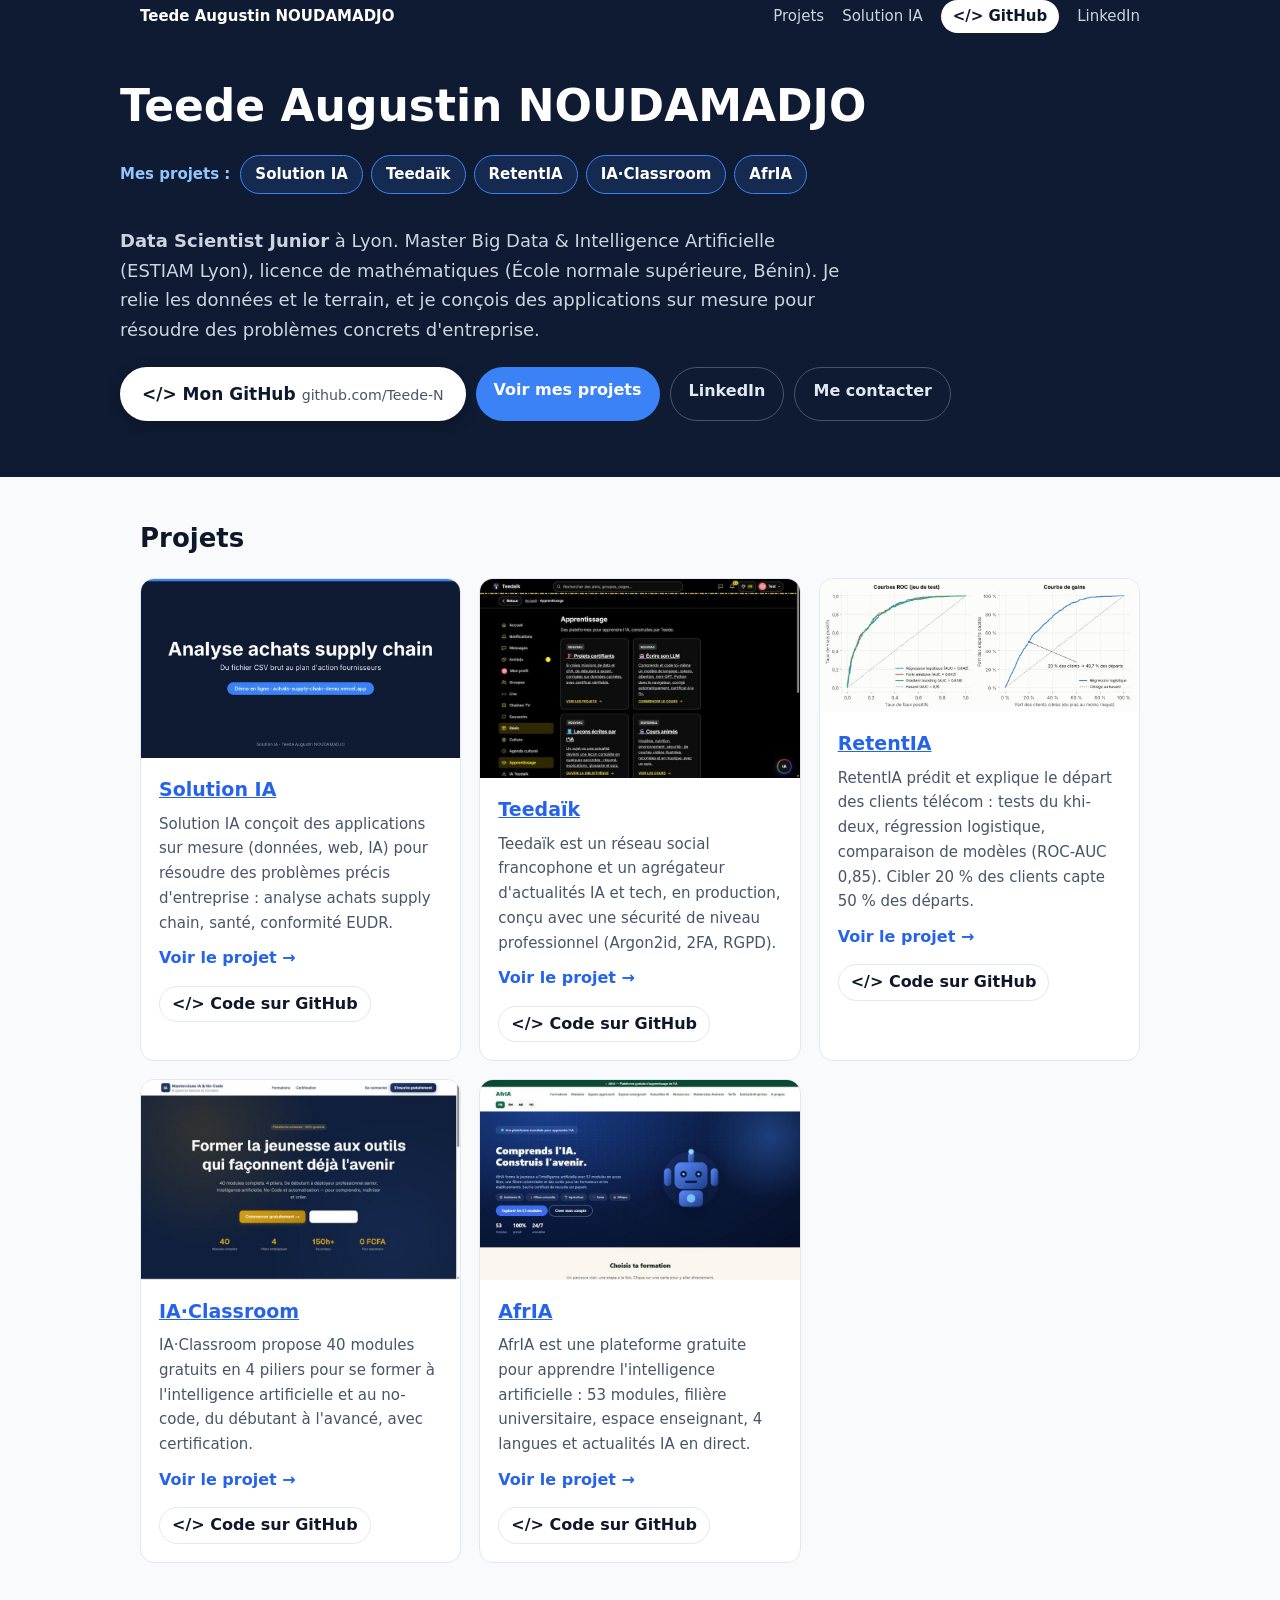
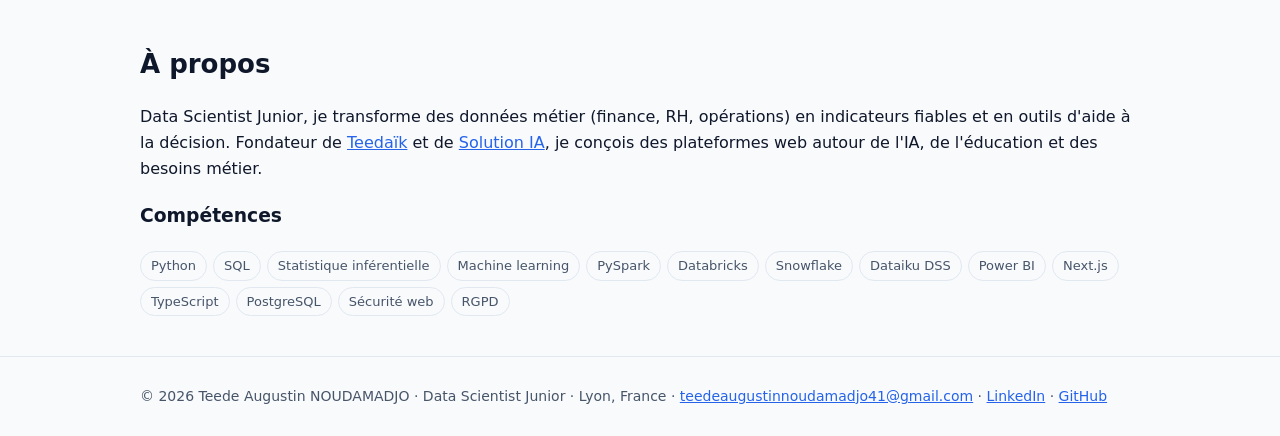
<file: index.html>
<!doctype html>
<html lang="fr">
<head>
<meta charset="utf-8">
<meta name="viewport" content="width=device-width, initial-scale=1">
<title>Teede Augustin NOUDAMADJO | Solution IA, Teedaïk, RetentIA, AfrIA, IA·Classroom</title>
<meta name="description" content="Portfolio de Teede Augustin NOUDAMADJO, Data Scientist Junior à Lyon : data science, statistique, IA et applications sur mesure. Projets : Solution IA, Teedaïk, RetentIA, IA·Classroom, AfrIA.">
<meta name="keywords" content="Teede Augustin NOUDAMADJO, data scientist junior, data science Lyon, intelligence artificielle, portfolio">
<meta name="author" content="Teede Augustin NOUDAMADJO">
<meta name="robots" content="index, follow, max-image-preview:large">
<!--GSC-->
<link rel="canonical" href="https://teede-n.github.io/">
<link rel="icon" href="favicon.svg" type="image/svg+xml">
<meta property="og:type" content="profile">
<meta property="og:locale" content="fr_FR">
<meta property="og:site_name" content="Teede Augustin NOUDAMADJO">
<meta property="og:title" content="Teede Augustin NOUDAMADJO | Solution IA, Teedaïk, RetentIA, AfrIA, IA·Classroom">
<meta property="og:description" content="Portfolio de Teede Augustin NOUDAMADJO, Data Scientist Junior à Lyon : data science, statistique, IA et applications sur mesure. Projets : Solution IA, Teedaïk, RetentIA, IA·Classroom, AfrIA.">
<meta property="og:url" content="https://teede-n.github.io/">
<meta property="og:image" content="https://teede-n.github.io/assets/img/og-home.png">
<meta property="og:image:width" content="1200">
<meta property="og:image:height" content="630">
<meta name="twitter:card" content="summary_large_image">
<meta name="twitter:title" content="Teede Augustin NOUDAMADJO | Solution IA, Teedaïk, RetentIA, AfrIA, IA·Classroom">
<meta name="twitter:description" content="Portfolio de Teede Augustin NOUDAMADJO, Data Scientist Junior à Lyon : data science, statistique, IA et applications sur mesure. Projets : Solution IA, Teedaïk, RetentIA, IA·Classroom, AfrIA.">
<meta name="twitter:image" content="https://teede-n.github.io/assets/img/og-home.png">
<link rel="stylesheet" href="assets/style.css">
<script type="application/ld+json">{"@context": "https://schema.org", "@type": "Person", "@id": "https://teede-n.github.io/#person", "name": "Teede Augustin NOUDAMADJO", "alternateName": ["Teede NOUDAMADJO", "Teede-N"], "jobTitle": "Data Scientist Junior", "url": "https://teede-n.github.io/", "image": "https://teede-n.github.io/assets/img/og-home.png", "email": "mailto:teedeaugustinnoudamadjo41@gmail.com", "address": {"@type": "PostalAddress", "addressLocality": "Lyon", "addressCountry": "FR"}, "alumniOf": [{"@type": "CollegeOrUniversity", "name": "École normale supérieure (Bénin)"}, {"@type": "CollegeOrUniversity", "name": "ESTIAM Lyon"}], "founder": [{"@type": "Organization", "name": "Teedaïk", "url": "https://teedaik.com"}, {"@type": "Organization", "name": "Solution IA", "url": "https://teede-n.github.io/solution-ia/"}], "knowsAbout": ["Data science", "Statistique", "Machine learning", "Intelligence artificielle", "Python", "SQL", "Next.js", "Sécurité des applications web", "RGPD"], "sameAs": ["https://www.linkedin.com/in/teede-noudamadjo", "https://github.com/Teede-N", "https://teedaik.com"]}</script><script type="application/ld+json">{"@context": "https://schema.org", "@type": "WebSite", "name": "Teede Augustin NOUDAMADJO", "url": "https://teede-n.github.io/", "inLanguage": "fr-FR", "author": {"@id": "https://teede-n.github.io/#person"}}</script>
</head>
<body>
<header class="top"><nav class="wrap"><a class="brand" href="./">Teede Augustin NOUDAMADJO</a><a href="./#projets">Projets</a><a href="./solution-ia/">Solution IA</a><a class="navgh" href="https://github.com/Teede-N">&lt;/&gt; GitHub</a><a href="https://www.linkedin.com/in/teede-noudamadjo">LinkedIn</a></nav><section class="hero wrap"><h1>Teede Augustin NOUDAMADJO</h1><nav class="chips" aria-label="Mes projets"><span>Mes projets :</span><a href="solution-ia/">Solution IA</a><a href="teedaik/">Teedaïk</a><a href="retentia/">RetentIA</a><a href="ia-classroom/">IA·Classroom</a><a href="afria/">AfrIA</a></nav><p><strong>Data Scientist Junior</strong> à Lyon. Master Big Data &amp; Intelligence Artificielle (ESTIAM Lyon), licence de mathématiques (École normale supérieure, Bénin). Je relie les données et le terrain, et je conçois des applications sur mesure pour résoudre des problèmes concrets d'entreprise.</p><div class="btns"><a class="btn gh" href="https://github.com/Teede-N">&lt;/&gt; Mon GitHub<small>github.com/Teede-N</small></a><a class="btn" href="#projets">Voir mes projets</a><a class="btn alt" href="https://www.linkedin.com/in/teede-noudamadjo">LinkedIn</a><a class="btn alt" href="mailto:teedeaugustinnoudamadjo41@gmail.com">Me contacter</a></div></section></header>
<main class="wrap"><section id="projets"><h2>Projets</h2><div class="grid"><article class="card"><a href="solution-ia/"><img src="assets/img/solution-ia.jpg" alt="Solution IA : aperçu" width="960" height="600" loading="lazy"></a><div class="body"><h3><a href="solution-ia/">Solution IA</a></h3><p>Solution IA conçoit des applications sur mesure (données, web, IA) pour résoudre des problèmes précis d&#x27;entreprise : analyse achats supply chain, santé, conformité EUDR.</p><div class="links"><a class="more" href="solution-ia/">Voir le projet →</a><a class="ghlink" href="https://github.com/Teede-N/solution-ia">&lt;/&gt; Code sur GitHub</a></div></div></article><article class="card"><a href="teedaik/"><img src="assets/img/teedaik.jpg" alt="Teedaïk : aperçu" width="960" height="600" loading="lazy"></a><div class="body"><h3><a href="teedaik/">Teedaïk</a></h3><p>Teedaïk est un réseau social francophone et un agrégateur d&#x27;actualités IA et tech, en production, conçu avec une sécurité de niveau professionnel (Argon2id, 2FA, RGPD).</p><div class="links"><a class="more" href="teedaik/">Voir le projet →</a><a class="ghlink" href="https://github.com/Teede-N/teedaik-showcase">&lt;/&gt; Code sur GitHub</a></div></div></article><article class="card"><a href="retentia/"><img src="assets/img/retentia.jpg" alt="RetentIA : aperçu" width="960" height="600" loading="lazy"></a><div class="body"><h3><a href="retentia/">RetentIA</a></h3><p>RetentIA prédit et explique le départ des clients télécom : tests du khi-deux, régression logistique, comparaison de modèles (ROC-AUC 0,85). Cibler 20 % des clients capte 50 % des départs.</p><div class="links"><a class="more" href="retentia/">Voir le projet →</a><a class="ghlink" href="https://github.com/Teede-N/retentia-churn-dataiku">&lt;/&gt; Code sur GitHub</a></div></div></article><article class="card"><a href="ia-classroom/"><img src="assets/img/ia-classroom.jpg" alt="IA·Classroom : aperçu" width="960" height="600" loading="lazy"></a><div class="body"><h3><a href="ia-classroom/">IA·Classroom</a></h3><p>IA·Classroom propose 40 modules gratuits en 4 piliers pour se former à l&#x27;intelligence artificielle et au no-code, du débutant à l&#x27;avancé, avec certification.</p><div class="links"><a class="more" href="ia-classroom/">Voir le projet →</a><a class="ghlink" href="https://github.com/Teede-N/ia-classroom">&lt;/&gt; Code sur GitHub</a></div></div></article><article class="card"><a href="afria/"><img src="assets/img/afria.jpg" alt="AfrIA : aperçu" width="960" height="600" loading="lazy"></a><div class="body"><h3><a href="afria/">AfrIA</a></h3><p>AfrIA est une plateforme gratuite pour apprendre l&#x27;intelligence artificielle : 53 modules, filière universitaire, espace enseignant, 4 langues et actualités IA en direct.</p><div class="links"><a class="more" href="afria/">Voir le projet →</a><a class="ghlink" href="https://github.com/Teede-N/afrique-ia">&lt;/&gt; Code sur GitHub</a></div></div></article></div></section>
<section id="apropos"><h2>À propos</h2><p>Data Scientist Junior, je transforme des données métier (finance, RH, opérations) en indicateurs fiables et en outils d'aide à la décision. Fondateur de <a href="https://teedaik.com">Teedaïk</a> et de <a href="solution-ia/">Solution IA</a>, je conçois des plateformes web autour de l'IA, de l'éducation et des besoins métier.</p>
<h3>Compétences</h3><ul class="tags"><li>Python</li><li>SQL</li><li>Statistique inférentielle</li><li>Machine learning</li><li>PySpark</li><li>Databricks</li><li>Snowflake</li><li>Dataiku DSS</li><li>Power BI</li><li>Next.js</li><li>TypeScript</li><li>PostgreSQL</li><li>Sécurité web</li><li>RGPD</li></ul></section></main>
<footer><div class="wrap">© 2026 Teede Augustin NOUDAMADJO · Data Scientist Junior · Lyon, France · <a href="mailto:teedeaugustinnoudamadjo41@gmail.com">teedeaugustinnoudamadjo41@gmail.com</a> · <a href="https://www.linkedin.com/in/teede-noudamadjo">LinkedIn</a> · <a href="https://github.com/Teede-N">GitHub</a></div></footer>
</body>
</html>
</file>
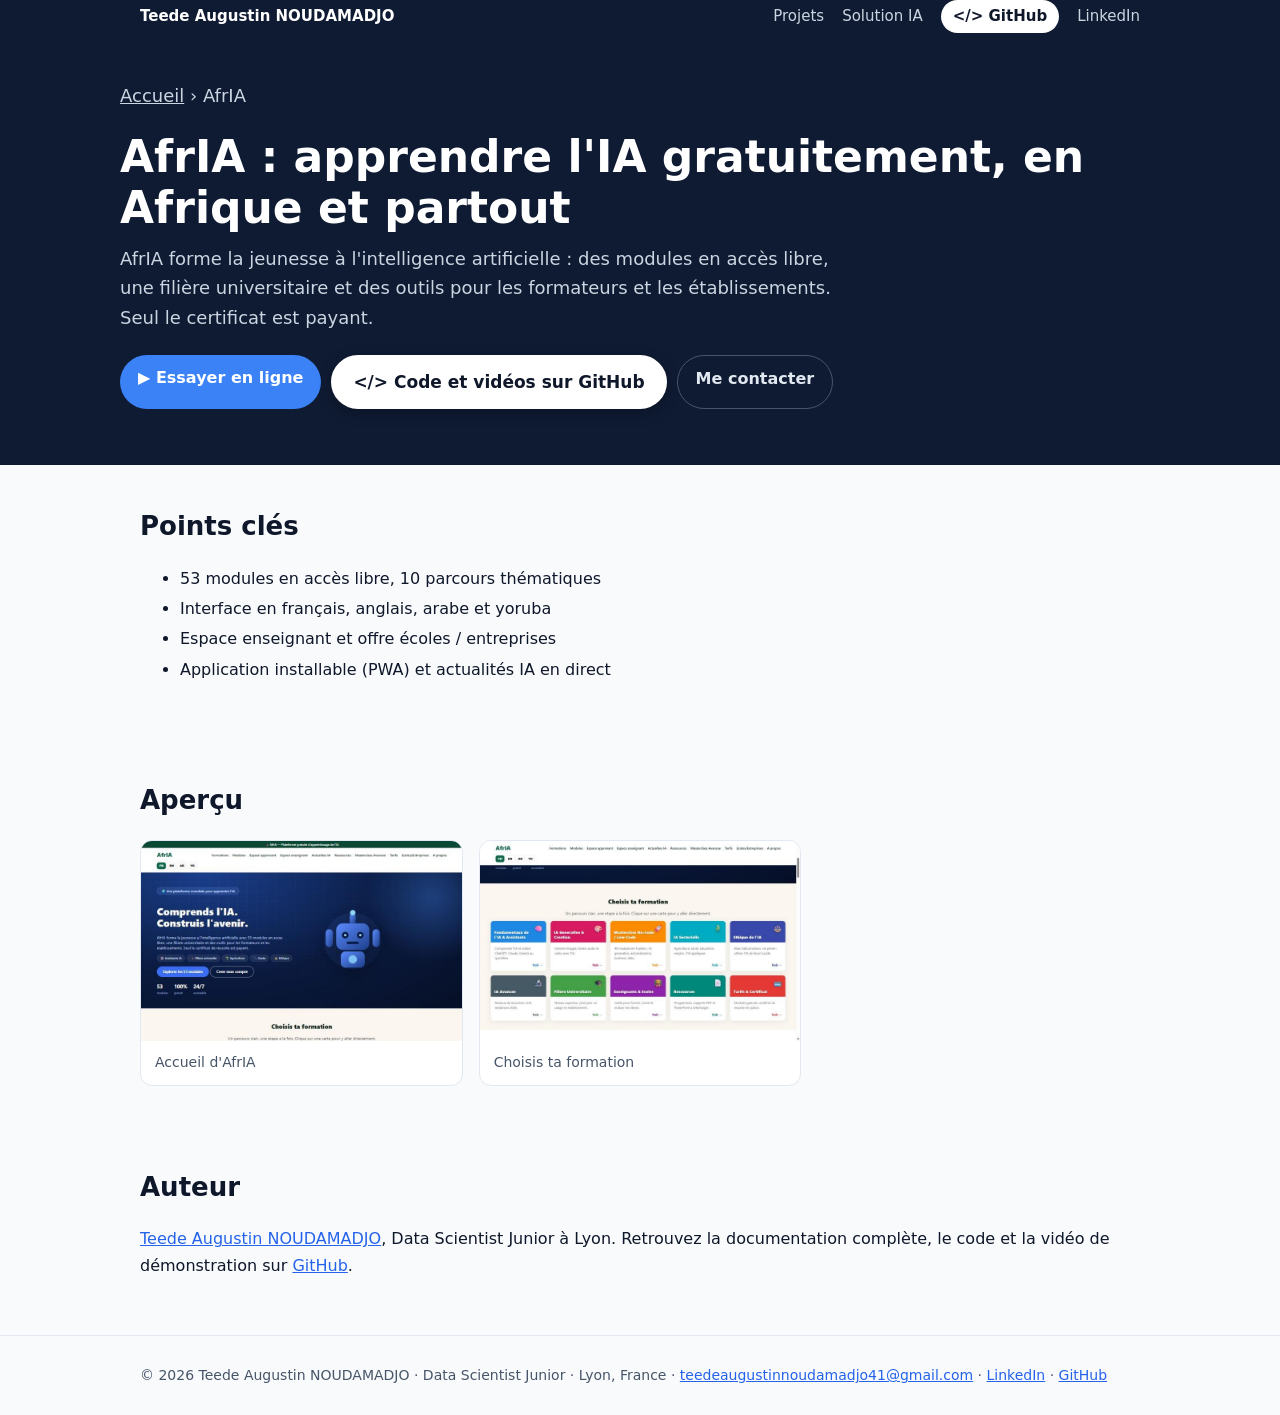
<file: afria/index.html>
<!doctype html>
<html lang="fr">
<head>
<meta charset="utf-8">
<meta name="viewport" content="width=device-width, initial-scale=1">
<title>AfrIA : apprendre l&#x27;IA gratuitement, en Afrique et partout | Teede Augustin NOUDAMADJO</title>
<meta name="description" content="AfrIA est une plateforme gratuite pour apprendre l&#x27;intelligence artificielle : 53 modules, filière universitaire, espace enseignant, 4 langues et actualités IA en direct.">
<meta name="keywords" content="apprendre l&#x27;IA en Afrique, formation IA gratuite, plateforme éducative, Teede Augustin NOUDAMADJO">
<meta name="author" content="Teede Augustin NOUDAMADJO">
<meta name="robots" content="index, follow, max-image-preview:large">
<!--GSC-->
<link rel="canonical" href="https://teede-n.github.io/afria/">
<link rel="icon" href="../favicon.svg" type="image/svg+xml">
<meta property="og:type" content="website">
<meta property="og:locale" content="fr_FR">
<meta property="og:site_name" content="Teede Augustin NOUDAMADJO">
<meta property="og:title" content="AfrIA : apprendre l&#x27;IA gratuitement, en Afrique et partout | Teede Augustin NOUDAMADJO">
<meta property="og:description" content="AfrIA est une plateforme gratuite pour apprendre l&#x27;intelligence artificielle : 53 modules, filière universitaire, espace enseignant, 4 langues et actualités IA en direct.">
<meta property="og:url" content="https://teede-n.github.io/afria/">
<meta property="og:image" content="https://teede-n.github.io/assets/img/og-afria.png">
<meta property="og:image:width" content="1200">
<meta property="og:image:height" content="630">
<meta name="twitter:card" content="summary_large_image">
<meta name="twitter:title" content="AfrIA : apprendre l&#x27;IA gratuitement, en Afrique et partout | Teede Augustin NOUDAMADJO">
<meta name="twitter:description" content="AfrIA est une plateforme gratuite pour apprendre l&#x27;intelligence artificielle : 53 modules, filière universitaire, espace enseignant, 4 langues et actualités IA en direct.">
<meta name="twitter:image" content="https://teede-n.github.io/assets/img/og-afria.png">
<link rel="stylesheet" href="../assets/style.css">
<script type="application/ld+json">{"@context": "https://schema.org", "@type": "CreativeWork", "name": "AfrIA", "description": "AfrIA est une plateforme gratuite pour apprendre l'intelligence artificielle : 53 modules, filière universitaire, espace enseignant, 4 langues et actualités IA en direct.", "url": "https://teede-n.github.io/afria/", "image": "https://teede-n.github.io/assets/img/afria.jpg", "inLanguage": "fr-FR", "author": {"@id": "https://teede-n.github.io/#person"}, "sameAs": ["https://github.com/Teede-N/afrique-ia", "https://afria-plateforme.vercel.app"]}</script><script type="application/ld+json">{"@context": "https://schema.org", "@type": "BreadcrumbList", "itemListElement": [{"@type": "ListItem", "position": 1, "name": "Accueil", "item": "https://teede-n.github.io/"}, {"@type": "ListItem", "position": 2, "name": "AfrIA", "item": "https://teede-n.github.io/afria/"}]}</script><script type="application/ld+json">{"@context": "https://schema.org", "@type": "Person", "@id": "https://teede-n.github.io/#person", "name": "Teede Augustin NOUDAMADJO", "alternateName": ["Teede NOUDAMADJO", "Teede-N"], "jobTitle": "Data Scientist Junior", "url": "https://teede-n.github.io/", "image": "https://teede-n.github.io/assets/img/og-home.png", "email": "mailto:teedeaugustinnoudamadjo41@gmail.com", "address": {"@type": "PostalAddress", "addressLocality": "Lyon", "addressCountry": "FR"}, "alumniOf": [{"@type": "CollegeOrUniversity", "name": "École normale supérieure (Bénin)"}, {"@type": "CollegeOrUniversity", "name": "ESTIAM Lyon"}], "founder": [{"@type": "Organization", "name": "Teedaïk", "url": "https://teedaik.com"}, {"@type": "Organization", "name": "Solution IA", "url": "https://teede-n.github.io/solution-ia/"}], "knowsAbout": ["Data science", "Statistique", "Machine learning", "Intelligence artificielle", "Python", "SQL", "Next.js", "Sécurité des applications web", "RGPD"], "sameAs": ["https://www.linkedin.com/in/teede-noudamadjo", "https://github.com/Teede-N", "https://teedaik.com"]}</script>
</head>
<body>
<header class="top"><nav class="wrap"><a class="brand" href="../">Teede Augustin NOUDAMADJO</a><a href="../#projets">Projets</a><a href="../solution-ia/">Solution IA</a><a class="navgh" href="https://github.com/Teede-N">&lt;/&gt; GitHub</a><a href="https://www.linkedin.com/in/teede-noudamadjo">LinkedIn</a></nav><section class="hero wrap"><p class="crumb"><a href="../">Accueil</a> › AfrIA</p><h1>AfrIA : apprendre l&#x27;IA gratuitement, en Afrique et partout</h1><p>AfrIA forme la jeunesse à l&#x27;intelligence artificielle : des modules en accès libre, une filière universitaire et des outils pour les formateurs et les établissements. Seul le certificat est payant.</p><div class="btns"><a class="btn" href="https://afria-plateforme.vercel.app">▶ Essayer en ligne</a><a class="btn gh" href="https://github.com/Teede-N/afrique-ia">&lt;/&gt; Code et vidéos sur GitHub</a><a class="btn alt" href="mailto:teedeaugustinnoudamadjo41@gmail.com">Me contacter</a></div></section></header>
<main class="wrap"><section><h2>Points clés</h2><ul class="points"><li>53 modules en accès libre, 10 parcours thématiques</li><li>Interface en français, anglais, arabe et yoruba</li><li>Espace enseignant et offre écoles / entreprises</li><li>Application installable (PWA) et actualités IA en direct</li></ul></section><section><h2>Aperçu</h2><div class="gallery"><figure><img src="../assets/img/afria.jpg" alt="Accueil d&#x27;AfrIA" width="960" height="600" loading="lazy"><figcaption>Accueil d&#x27;AfrIA</figcaption></figure><figure><img src="../assets/img/afria-formations.jpg" alt="Choisis ta formation" width="960" height="600" loading="lazy"><figcaption>Choisis ta formation</figcaption></figure></div></section><section><h2>Auteur</h2><p><a href="../">Teede Augustin NOUDAMADJO</a>, Data Scientist Junior à Lyon. Retrouvez la documentation complète, le code et la vidéo de démonstration sur <a href="https://github.com/Teede-N/afrique-ia">GitHub</a>.</p></section></main>
<footer><div class="wrap">© 2026 Teede Augustin NOUDAMADJO · Data Scientist Junior · Lyon, France · <a href="mailto:teedeaugustinnoudamadjo41@gmail.com">teedeaugustinnoudamadjo41@gmail.com</a> · <a href="https://www.linkedin.com/in/teede-noudamadjo">LinkedIn</a> · <a href="https://github.com/Teede-N">GitHub</a></div></footer>
</body>
</html>
</file>
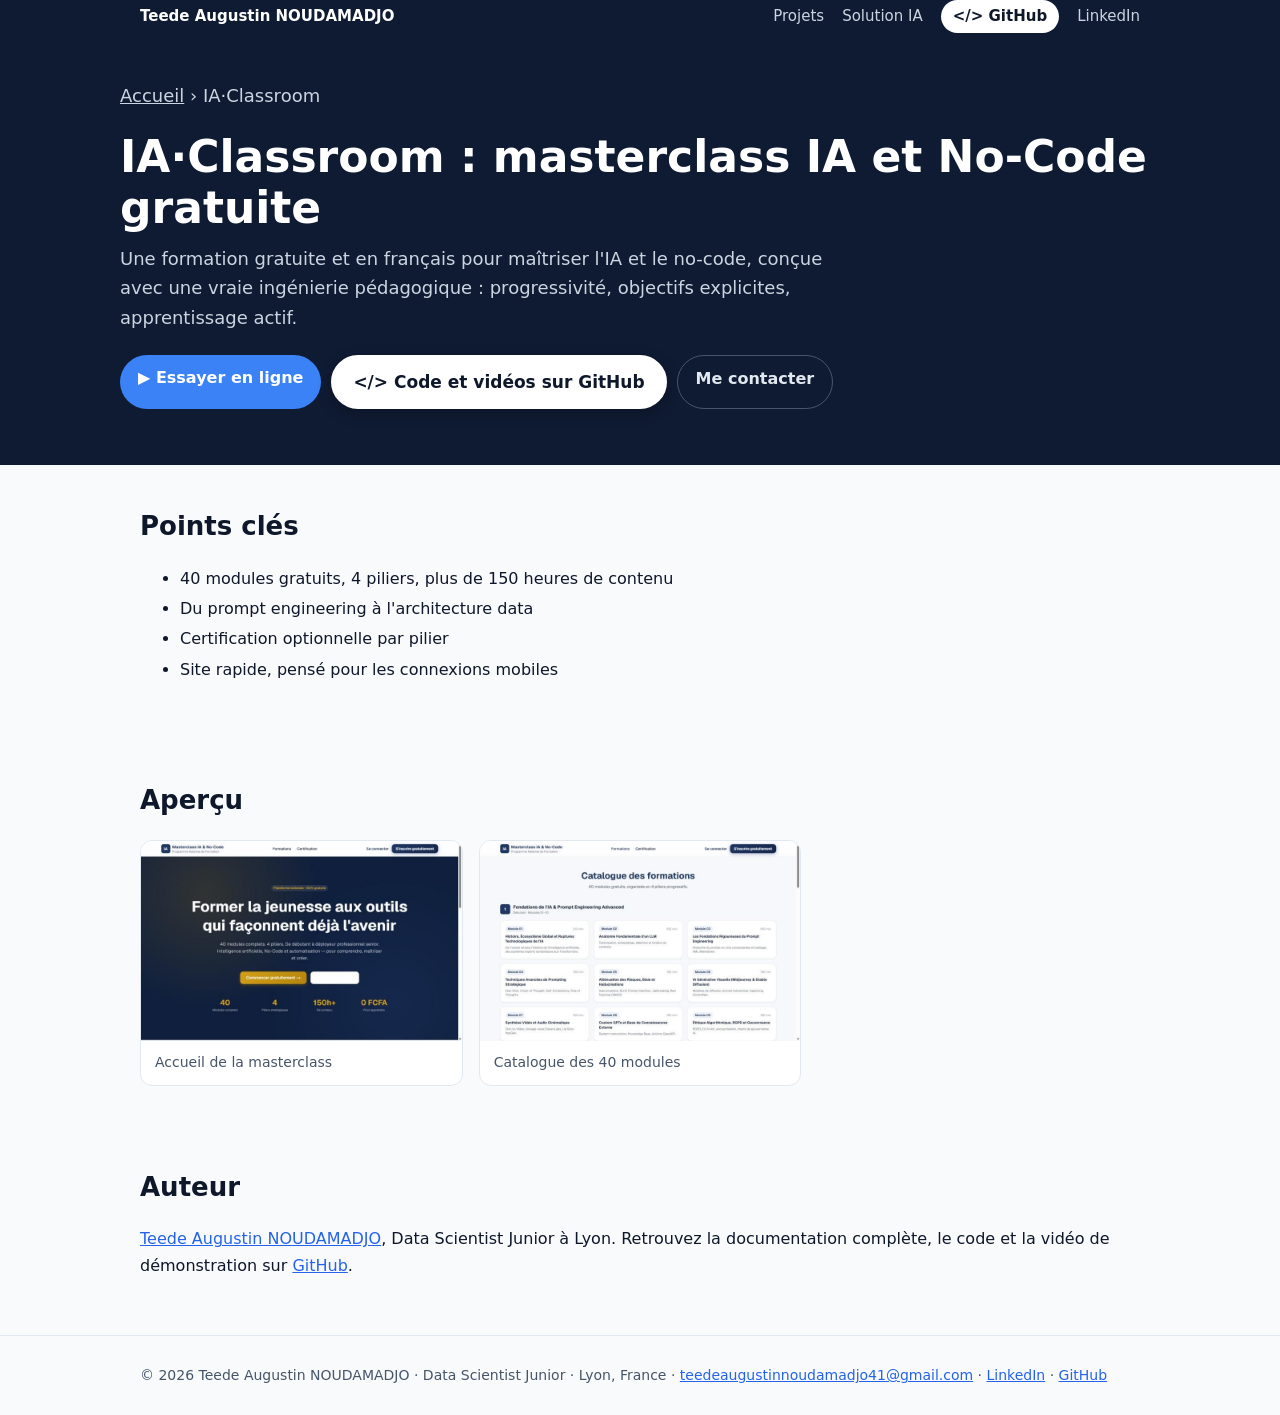
<file: ia-classroom/index.html>
<!doctype html>
<html lang="fr">
<head>
<meta charset="utf-8">
<meta name="viewport" content="width=device-width, initial-scale=1">
<title>IA·Classroom : masterclass IA et No-Code gratuite | Teede Augustin NOUDAMADJO</title>
<meta name="description" content="IA·Classroom propose 40 modules gratuits en 4 piliers pour se former à l&#x27;intelligence artificielle et au no-code, du débutant à l&#x27;avancé, avec certification.">
<meta name="keywords" content="formation IA gratuite, no-code, masterclass, e-learning, Teede Augustin NOUDAMADJO">
<meta name="author" content="Teede Augustin NOUDAMADJO">
<meta name="robots" content="index, follow, max-image-preview:large">
<!--GSC-->
<link rel="canonical" href="https://teede-n.github.io/ia-classroom/">
<link rel="icon" href="../favicon.svg" type="image/svg+xml">
<meta property="og:type" content="website">
<meta property="og:locale" content="fr_FR">
<meta property="og:site_name" content="Teede Augustin NOUDAMADJO">
<meta property="og:title" content="IA·Classroom : masterclass IA et No-Code gratuite | Teede Augustin NOUDAMADJO">
<meta property="og:description" content="IA·Classroom propose 40 modules gratuits en 4 piliers pour se former à l&#x27;intelligence artificielle et au no-code, du débutant à l&#x27;avancé, avec certification.">
<meta property="og:url" content="https://teede-n.github.io/ia-classroom/">
<meta property="og:image" content="https://teede-n.github.io/assets/img/og-ia-classroom.png">
<meta property="og:image:width" content="1200">
<meta property="og:image:height" content="630">
<meta name="twitter:card" content="summary_large_image">
<meta name="twitter:title" content="IA·Classroom : masterclass IA et No-Code gratuite | Teede Augustin NOUDAMADJO">
<meta name="twitter:description" content="IA·Classroom propose 40 modules gratuits en 4 piliers pour se former à l&#x27;intelligence artificielle et au no-code, du débutant à l&#x27;avancé, avec certification.">
<meta name="twitter:image" content="https://teede-n.github.io/assets/img/og-ia-classroom.png">
<link rel="stylesheet" href="../assets/style.css">
<script type="application/ld+json">{"@context": "https://schema.org", "@type": "CreativeWork", "name": "IA·Classroom", "description": "IA·Classroom propose 40 modules gratuits en 4 piliers pour se former à l'intelligence artificielle et au no-code, du débutant à l'avancé, avec certification.", "url": "https://teede-n.github.io/ia-classroom/", "image": "https://teede-n.github.io/assets/img/ia-classroom.jpg", "inLanguage": "fr-FR", "author": {"@id": "https://teede-n.github.io/#person"}, "sameAs": ["https://github.com/Teede-N/ia-classroom", "https://masterclass-ia-nocode.vercel.app"]}</script><script type="application/ld+json">{"@context": "https://schema.org", "@type": "BreadcrumbList", "itemListElement": [{"@type": "ListItem", "position": 1, "name": "Accueil", "item": "https://teede-n.github.io/"}, {"@type": "ListItem", "position": 2, "name": "IA·Classroom", "item": "https://teede-n.github.io/ia-classroom/"}]}</script><script type="application/ld+json">{"@context": "https://schema.org", "@type": "Person", "@id": "https://teede-n.github.io/#person", "name": "Teede Augustin NOUDAMADJO", "alternateName": ["Teede NOUDAMADJO", "Teede-N"], "jobTitle": "Data Scientist Junior", "url": "https://teede-n.github.io/", "image": "https://teede-n.github.io/assets/img/og-home.png", "email": "mailto:teedeaugustinnoudamadjo41@gmail.com", "address": {"@type": "PostalAddress", "addressLocality": "Lyon", "addressCountry": "FR"}, "alumniOf": [{"@type": "CollegeOrUniversity", "name": "École normale supérieure (Bénin)"}, {"@type": "CollegeOrUniversity", "name": "ESTIAM Lyon"}], "founder": [{"@type": "Organization", "name": "Teedaïk", "url": "https://teedaik.com"}, {"@type": "Organization", "name": "Solution IA", "url": "https://teede-n.github.io/solution-ia/"}], "knowsAbout": ["Data science", "Statistique", "Machine learning", "Intelligence artificielle", "Python", "SQL", "Next.js", "Sécurité des applications web", "RGPD"], "sameAs": ["https://www.linkedin.com/in/teede-noudamadjo", "https://github.com/Teede-N", "https://teedaik.com"]}</script>
</head>
<body>
<header class="top"><nav class="wrap"><a class="brand" href="../">Teede Augustin NOUDAMADJO</a><a href="../#projets">Projets</a><a href="../solution-ia/">Solution IA</a><a class="navgh" href="https://github.com/Teede-N">&lt;/&gt; GitHub</a><a href="https://www.linkedin.com/in/teede-noudamadjo">LinkedIn</a></nav><section class="hero wrap"><p class="crumb"><a href="../">Accueil</a> › IA·Classroom</p><h1>IA·Classroom : masterclass IA et No-Code gratuite</h1><p>Une formation gratuite et en français pour maîtriser l&#x27;IA et le no-code, conçue avec une vraie ingénierie pédagogique : progressivité, objectifs explicites, apprentissage actif.</p><div class="btns"><a class="btn" href="https://masterclass-ia-nocode.vercel.app">▶ Essayer en ligne</a><a class="btn gh" href="https://github.com/Teede-N/ia-classroom">&lt;/&gt; Code et vidéos sur GitHub</a><a class="btn alt" href="mailto:teedeaugustinnoudamadjo41@gmail.com">Me contacter</a></div></section></header>
<main class="wrap"><section><h2>Points clés</h2><ul class="points"><li>40 modules gratuits, 4 piliers, plus de 150 heures de contenu</li><li>Du prompt engineering à l&#x27;architecture data</li><li>Certification optionnelle par pilier</li><li>Site rapide, pensé pour les connexions mobiles</li></ul></section><section><h2>Aperçu</h2><div class="gallery"><figure><img src="../assets/img/ia-classroom.jpg" alt="Accueil de la masterclass" width="960" height="600" loading="lazy"><figcaption>Accueil de la masterclass</figcaption></figure><figure><img src="../assets/img/ia-classroom-catalogue.jpg" alt="Catalogue des 40 modules" width="960" height="600" loading="lazy"><figcaption>Catalogue des 40 modules</figcaption></figure></div></section><section><h2>Auteur</h2><p><a href="../">Teede Augustin NOUDAMADJO</a>, Data Scientist Junior à Lyon. Retrouvez la documentation complète, le code et la vidéo de démonstration sur <a href="https://github.com/Teede-N/ia-classroom">GitHub</a>.</p></section></main>
<footer><div class="wrap">© 2026 Teede Augustin NOUDAMADJO · Data Scientist Junior · Lyon, France · <a href="mailto:teedeaugustinnoudamadjo41@gmail.com">teedeaugustinnoudamadjo41@gmail.com</a> · <a href="https://www.linkedin.com/in/teede-noudamadjo">LinkedIn</a> · <a href="https://github.com/Teede-N">GitHub</a></div></footer>
</body>
</html>
</file>
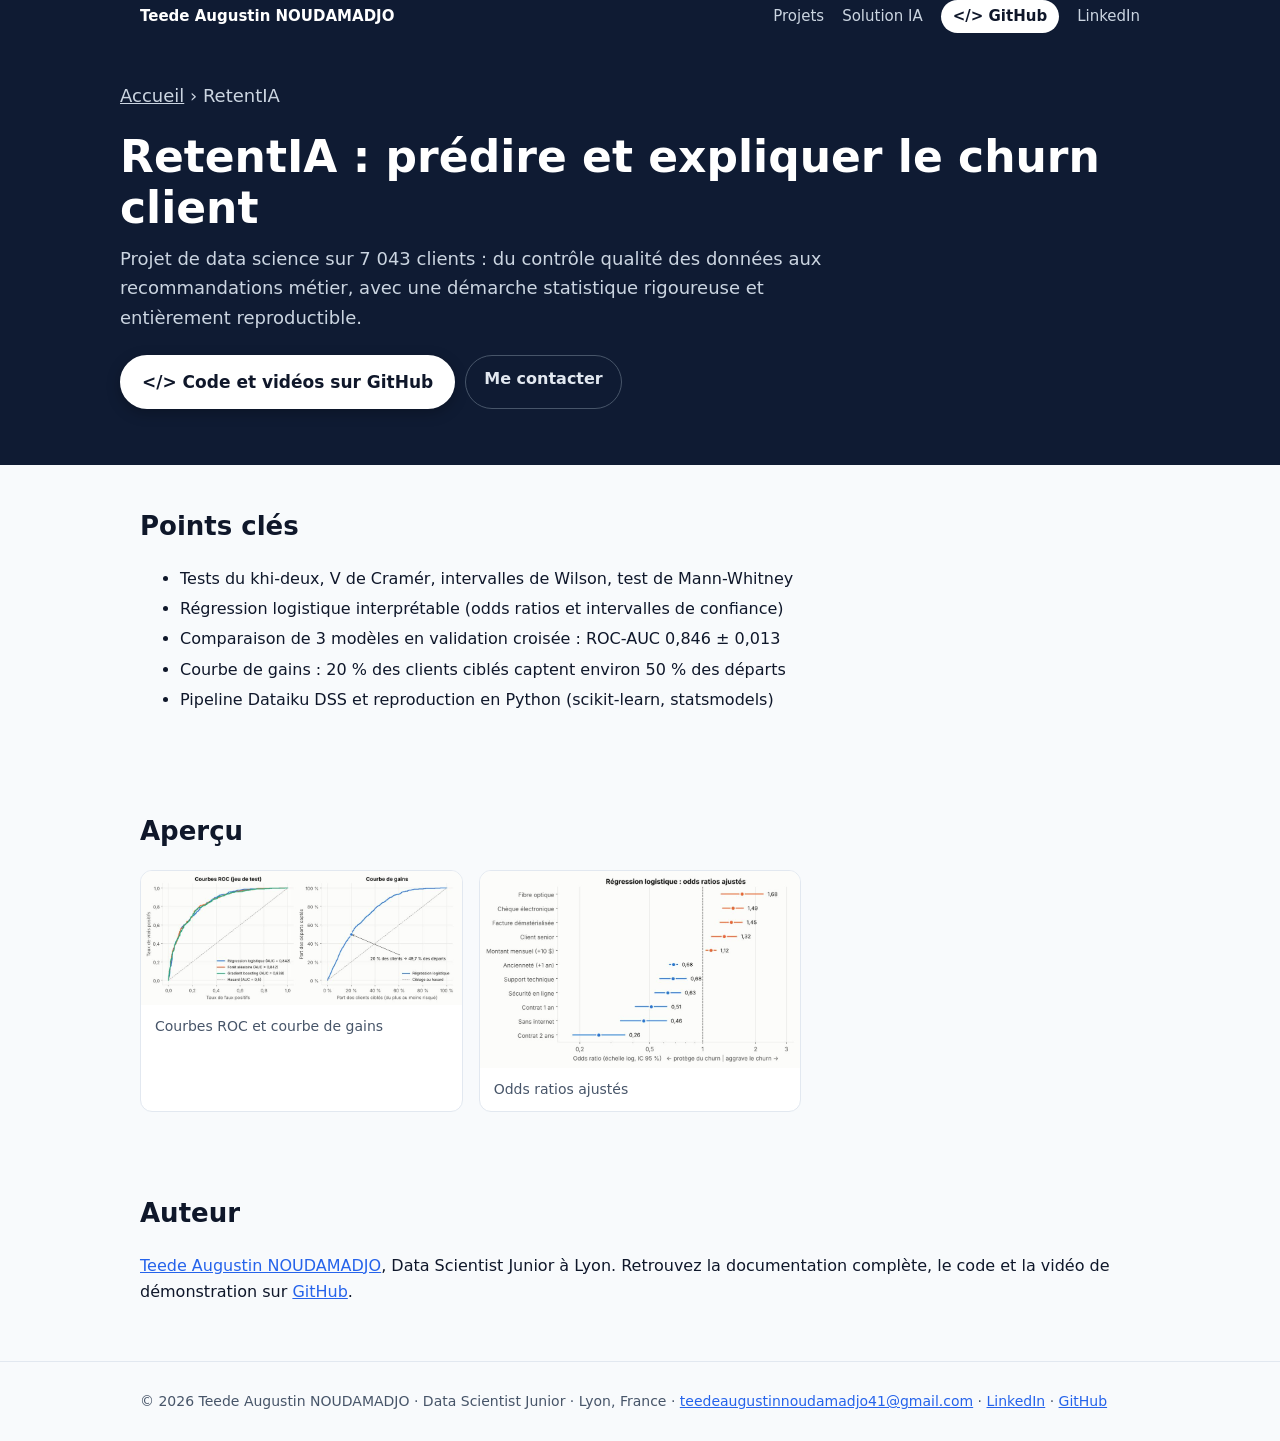
<file: retentia/index.html>
<!doctype html>
<html lang="fr">
<head>
<meta charset="utf-8">
<meta name="viewport" content="width=device-width, initial-scale=1">
<title>RetentIA : prédire et expliquer le churn client | Teede Augustin NOUDAMADJO</title>
<meta name="description" content="RetentIA prédit et explique le départ des clients télécom : tests du khi-deux, régression logistique, comparaison de modèles (ROC-AUC 0,85). Cibler 20 % des clients capte 50 % des départs.">
<meta name="keywords" content="prédiction du churn, data science, régression logistique, machine learning, Teede Augustin NOUDAMADJO">
<meta name="author" content="Teede Augustin NOUDAMADJO">
<meta name="robots" content="index, follow, max-image-preview:large">
<!--GSC-->
<link rel="canonical" href="https://teede-n.github.io/retentia/">
<link rel="icon" href="../favicon.svg" type="image/svg+xml">
<meta property="og:type" content="website">
<meta property="og:locale" content="fr_FR">
<meta property="og:site_name" content="Teede Augustin NOUDAMADJO">
<meta property="og:title" content="RetentIA : prédire et expliquer le churn client | Teede Augustin NOUDAMADJO">
<meta property="og:description" content="RetentIA prédit et explique le départ des clients télécom : tests du khi-deux, régression logistique, comparaison de modèles (ROC-AUC 0,85). Cibler 20 % des clients capte 50 % des départs.">
<meta property="og:url" content="https://teede-n.github.io/retentia/">
<meta property="og:image" content="https://teede-n.github.io/assets/img/og-retentia.png">
<meta property="og:image:width" content="1200">
<meta property="og:image:height" content="630">
<meta name="twitter:card" content="summary_large_image">
<meta name="twitter:title" content="RetentIA : prédire et expliquer le churn client | Teede Augustin NOUDAMADJO">
<meta name="twitter:description" content="RetentIA prédit et explique le départ des clients télécom : tests du khi-deux, régression logistique, comparaison de modèles (ROC-AUC 0,85). Cibler 20 % des clients capte 50 % des départs.">
<meta name="twitter:image" content="https://teede-n.github.io/assets/img/og-retentia.png">
<link rel="stylesheet" href="../assets/style.css">
<script type="application/ld+json">{"@context": "https://schema.org", "@type": "CreativeWork", "name": "RetentIA", "description": "RetentIA prédit et explique le départ des clients télécom : tests du khi-deux, régression logistique, comparaison de modèles (ROC-AUC 0,85). Cibler 20 % des clients capte 50 % des départs.", "url": "https://teede-n.github.io/retentia/", "image": "https://teede-n.github.io/assets/img/retentia.jpg", "inLanguage": "fr-FR", "author": {"@id": "https://teede-n.github.io/#person"}, "sameAs": ["https://github.com/Teede-N/retentia-churn-dataiku"]}</script><script type="application/ld+json">{"@context": "https://schema.org", "@type": "BreadcrumbList", "itemListElement": [{"@type": "ListItem", "position": 1, "name": "Accueil", "item": "https://teede-n.github.io/"}, {"@type": "ListItem", "position": 2, "name": "RetentIA", "item": "https://teede-n.github.io/retentia/"}]}</script><script type="application/ld+json">{"@context": "https://schema.org", "@type": "Person", "@id": "https://teede-n.github.io/#person", "name": "Teede Augustin NOUDAMADJO", "alternateName": ["Teede NOUDAMADJO", "Teede-N"], "jobTitle": "Data Scientist Junior", "url": "https://teede-n.github.io/", "image": "https://teede-n.github.io/assets/img/og-home.png", "email": "mailto:teedeaugustinnoudamadjo41@gmail.com", "address": {"@type": "PostalAddress", "addressLocality": "Lyon", "addressCountry": "FR"}, "alumniOf": [{"@type": "CollegeOrUniversity", "name": "École normale supérieure (Bénin)"}, {"@type": "CollegeOrUniversity", "name": "ESTIAM Lyon"}], "founder": [{"@type": "Organization", "name": "Teedaïk", "url": "https://teedaik.com"}, {"@type": "Organization", "name": "Solution IA", "url": "https://teede-n.github.io/solution-ia/"}], "knowsAbout": ["Data science", "Statistique", "Machine learning", "Intelligence artificielle", "Python", "SQL", "Next.js", "Sécurité des applications web", "RGPD"], "sameAs": ["https://www.linkedin.com/in/teede-noudamadjo", "https://github.com/Teede-N", "https://teedaik.com"]}</script>
</head>
<body>
<header class="top"><nav class="wrap"><a class="brand" href="../">Teede Augustin NOUDAMADJO</a><a href="../#projets">Projets</a><a href="../solution-ia/">Solution IA</a><a class="navgh" href="https://github.com/Teede-N">&lt;/&gt; GitHub</a><a href="https://www.linkedin.com/in/teede-noudamadjo">LinkedIn</a></nav><section class="hero wrap"><p class="crumb"><a href="../">Accueil</a> › RetentIA</p><h1>RetentIA : prédire et expliquer le churn client</h1><p>Projet de data science sur 7 043 clients : du contrôle qualité des données aux recommandations métier, avec une démarche statistique rigoureuse et entièrement reproductible.</p><div class="btns"><a class="btn gh" href="https://github.com/Teede-N/retentia-churn-dataiku">&lt;/&gt; Code et vidéos sur GitHub</a><a class="btn alt" href="mailto:teedeaugustinnoudamadjo41@gmail.com">Me contacter</a></div></section></header>
<main class="wrap"><section><h2>Points clés</h2><ul class="points"><li>Tests du khi-deux, V de Cramér, intervalles de Wilson, test de Mann-Whitney</li><li>Régression logistique interprétable (odds ratios et intervalles de confiance)</li><li>Comparaison de 3 modèles en validation croisée : ROC-AUC 0,846 ± 0,013</li><li>Courbe de gains : 20 % des clients ciblés captent environ 50 % des départs</li><li>Pipeline Dataiku DSS et reproduction en Python (scikit-learn, statsmodels)</li></ul></section><section><h2>Aperçu</h2><div class="gallery"><figure><img src="../assets/img/retentia.jpg" alt="Courbes ROC et courbe de gains" width="960" height="600" loading="lazy"><figcaption>Courbes ROC et courbe de gains</figcaption></figure><figure><img src="../assets/img/retentia-or.jpg" alt="Odds ratios ajustés" width="960" height="600" loading="lazy"><figcaption>Odds ratios ajustés</figcaption></figure></div></section><section><h2>Auteur</h2><p><a href="../">Teede Augustin NOUDAMADJO</a>, Data Scientist Junior à Lyon. Retrouvez la documentation complète, le code et la vidéo de démonstration sur <a href="https://github.com/Teede-N/retentia-churn-dataiku">GitHub</a>.</p></section></main>
<footer><div class="wrap">© 2026 Teede Augustin NOUDAMADJO · Data Scientist Junior · Lyon, France · <a href="mailto:teedeaugustinnoudamadjo41@gmail.com">teedeaugustinnoudamadjo41@gmail.com</a> · <a href="https://www.linkedin.com/in/teede-noudamadjo">LinkedIn</a> · <a href="https://github.com/Teede-N">GitHub</a></div></footer>
</body>
</html>
</file>
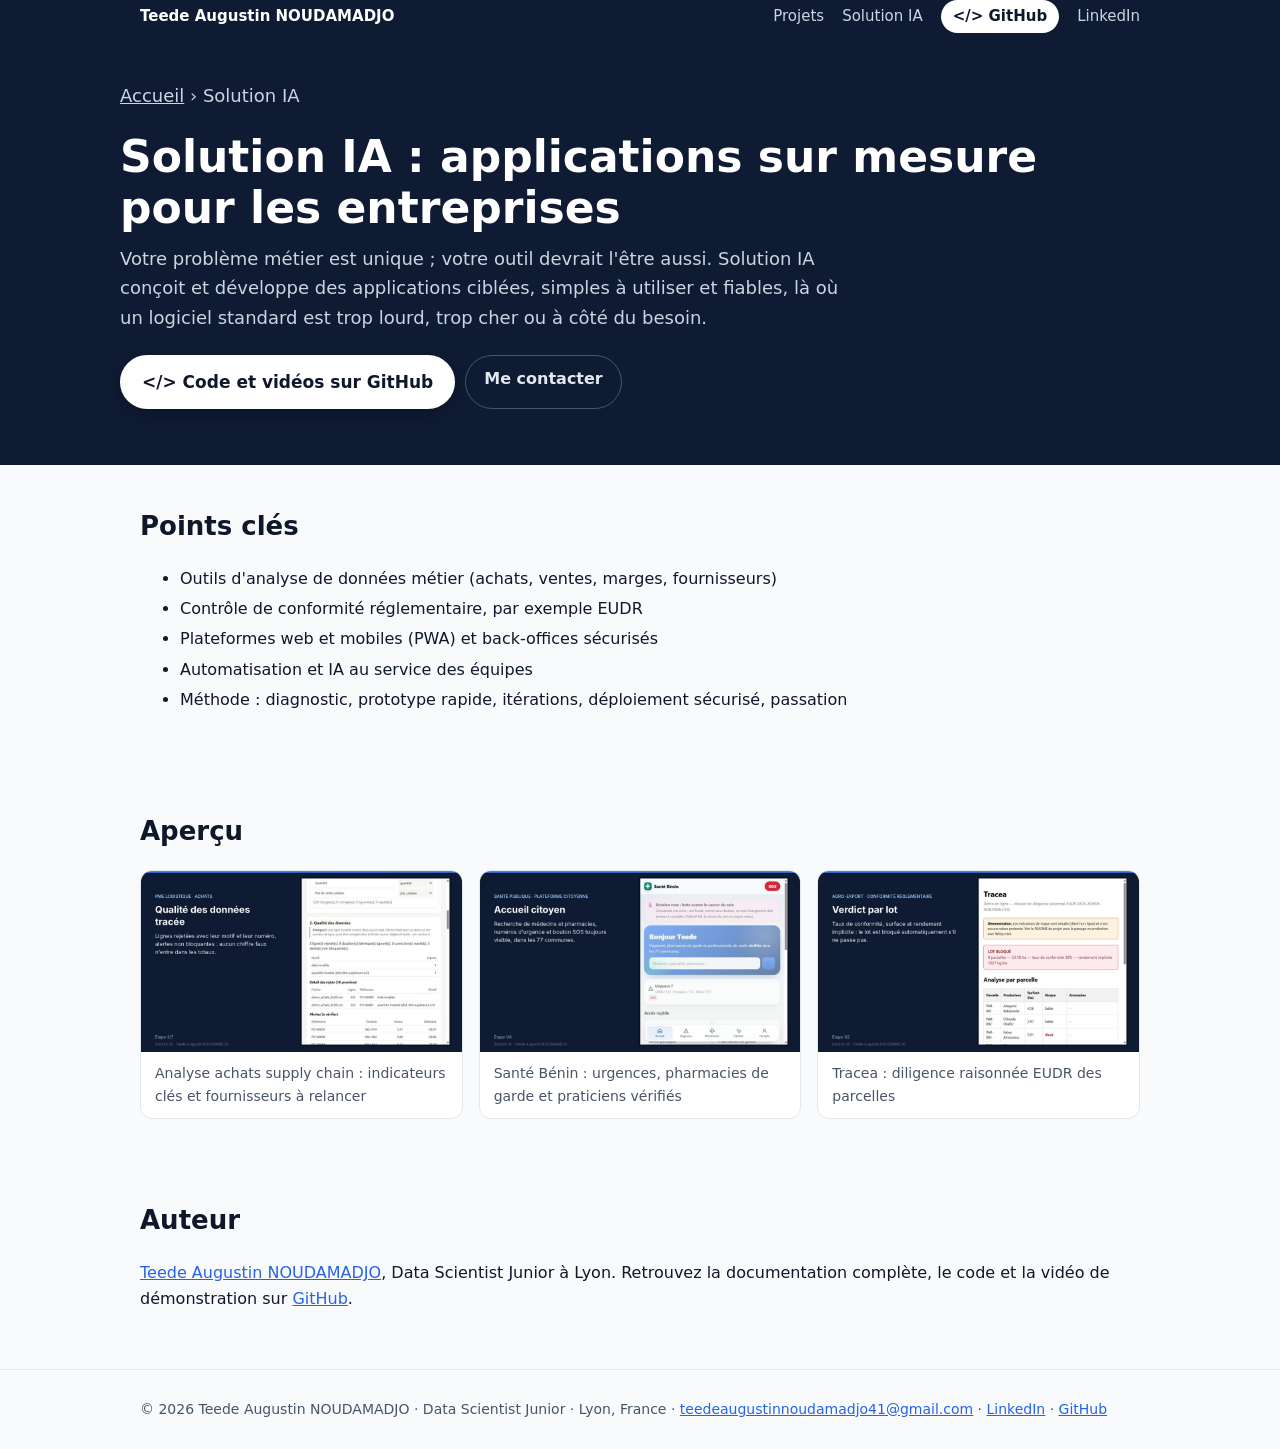
<file: solution-ia/index.html>
<!doctype html>
<html lang="fr">
<head>
<meta charset="utf-8">
<meta name="viewport" content="width=device-width, initial-scale=1">
<title>Solution IA : applications sur mesure pour les entreprises | Teede Augustin NOUDAMADJO</title>
<meta name="description" content="Solution IA conçoit des applications sur mesure (données, web, IA) pour résoudre des problèmes précis d&#x27;entreprise : analyse achats supply chain, santé, conformité EUDR.">
<meta name="keywords" content="applications sur mesure, développement d&#x27;applications pour entreprises, data, IA, Teede Augustin NOUDAMADJO">
<meta name="author" content="Teede Augustin NOUDAMADJO">
<meta name="robots" content="index, follow, max-image-preview:large">
<!--GSC-->
<link rel="canonical" href="https://teede-n.github.io/solution-ia/">
<link rel="icon" href="../favicon.svg" type="image/svg+xml">
<meta property="og:type" content="website">
<meta property="og:locale" content="fr_FR">
<meta property="og:site_name" content="Teede Augustin NOUDAMADJO">
<meta property="og:title" content="Solution IA : applications sur mesure pour les entreprises | Teede Augustin NOUDAMADJO">
<meta property="og:description" content="Solution IA conçoit des applications sur mesure (données, web, IA) pour résoudre des problèmes précis d&#x27;entreprise : analyse achats supply chain, santé, conformité EUDR.">
<meta property="og:url" content="https://teede-n.github.io/solution-ia/">
<meta property="og:image" content="https://teede-n.github.io/assets/img/og-solution-ia.png">
<meta property="og:image:width" content="1200">
<meta property="og:image:height" content="630">
<meta name="twitter:card" content="summary_large_image">
<meta name="twitter:title" content="Solution IA : applications sur mesure pour les entreprises | Teede Augustin NOUDAMADJO">
<meta name="twitter:description" content="Solution IA conçoit des applications sur mesure (données, web, IA) pour résoudre des problèmes précis d&#x27;entreprise : analyse achats supply chain, santé, conformité EUDR.">
<meta name="twitter:image" content="https://teede-n.github.io/assets/img/og-solution-ia.png">
<link rel="stylesheet" href="../assets/style.css">
<script type="application/ld+json">{"@context": "https://schema.org", "@type": "ProfessionalService", "name": "Solution IA", "description": "Solution IA conçoit des applications sur mesure (données, web, IA) pour résoudre des problèmes précis d'entreprise : analyse achats supply chain, santé, conformité EUDR.", "url": "https://teede-n.github.io/solution-ia/", "image": "https://teede-n.github.io/assets/img/solution-ia.jpg", "inLanguage": "fr-FR", "founder": {"@id": "https://teede-n.github.io/#person"}, "sameAs": ["https://github.com/Teede-N/solution-ia"]}</script><script type="application/ld+json">{"@context": "https://schema.org", "@type": "BreadcrumbList", "itemListElement": [{"@type": "ListItem", "position": 1, "name": "Accueil", "item": "https://teede-n.github.io/"}, {"@type": "ListItem", "position": 2, "name": "Solution IA", "item": "https://teede-n.github.io/solution-ia/"}]}</script><script type="application/ld+json">{"@context": "https://schema.org", "@type": "Person", "@id": "https://teede-n.github.io/#person", "name": "Teede Augustin NOUDAMADJO", "alternateName": ["Teede NOUDAMADJO", "Teede-N"], "jobTitle": "Data Scientist Junior", "url": "https://teede-n.github.io/", "image": "https://teede-n.github.io/assets/img/og-home.png", "email": "mailto:teedeaugustinnoudamadjo41@gmail.com", "address": {"@type": "PostalAddress", "addressLocality": "Lyon", "addressCountry": "FR"}, "alumniOf": [{"@type": "CollegeOrUniversity", "name": "École normale supérieure (Bénin)"}, {"@type": "CollegeOrUniversity", "name": "ESTIAM Lyon"}], "founder": [{"@type": "Organization", "name": "Teedaïk", "url": "https://teedaik.com"}, {"@type": "Organization", "name": "Solution IA", "url": "https://teede-n.github.io/solution-ia/"}], "knowsAbout": ["Data science", "Statistique", "Machine learning", "Intelligence artificielle", "Python", "SQL", "Next.js", "Sécurité des applications web", "RGPD"], "sameAs": ["https://www.linkedin.com/in/teede-noudamadjo", "https://github.com/Teede-N", "https://teedaik.com"]}</script>
</head>
<body>
<header class="top"><nav class="wrap"><a class="brand" href="../">Teede Augustin NOUDAMADJO</a><a href="../#projets">Projets</a><a href="../solution-ia/">Solution IA</a><a class="navgh" href="https://github.com/Teede-N">&lt;/&gt; GitHub</a><a href="https://www.linkedin.com/in/teede-noudamadjo">LinkedIn</a></nav><section class="hero wrap"><p class="crumb"><a href="../">Accueil</a> › Solution IA</p><h1>Solution IA : applications sur mesure pour les entreprises</h1><p>Votre problème métier est unique ; votre outil devrait l&#x27;être aussi. Solution IA conçoit et développe des applications ciblées, simples à utiliser et fiables, là où un logiciel standard est trop lourd, trop cher ou à côté du besoin.</p><div class="btns"><a class="btn gh" href="https://github.com/Teede-N/solution-ia">&lt;/&gt; Code et vidéos sur GitHub</a><a class="btn alt" href="mailto:teedeaugustinnoudamadjo41@gmail.com">Me contacter</a></div></section></header>
<main class="wrap"><section><h2>Points clés</h2><ul class="points"><li>Outils d&#x27;analyse de données métier (achats, ventes, marges, fournisseurs)</li><li>Contrôle de conformité réglementaire, par exemple EUDR</li><li>Plateformes web et mobiles (PWA) et back-offices sécurisés</li><li>Automatisation et IA au service des équipes</li><li>Méthode : diagnostic, prototype rapide, itérations, déploiement sécurisé, passation</li></ul></section><section><h2>Aperçu</h2><div class="gallery"><figure><a href="https://achats-supply-chain-demo.vercel.app"><img src="../assets/img/solution-ia-achats.jpg" alt="Analyse achats supply chain : indicateurs clés et fournisseurs à relancer" width="960" height="600" loading="lazy"></a><figcaption>Analyse achats supply chain : indicateurs clés et fournisseurs à relancer</figcaption></figure><figure><a href="https://pharmacies-benin-mvp.vercel.app"><img src="../assets/img/solution-ia-sante.jpg" alt="Santé Bénin : urgences, pharmacies de garde et praticiens vérifiés" width="960" height="600" loading="lazy"></a><figcaption>Santé Bénin : urgences, pharmacies de garde et praticiens vérifiés</figcaption></figure><figure><a href="https://tracea-demo.vercel.app"><img src="../assets/img/solution-ia-tracea.jpg" alt="Tracea : diligence raisonnée EUDR des parcelles" width="960" height="600" loading="lazy"></a><figcaption>Tracea : diligence raisonnée EUDR des parcelles</figcaption></figure></div></section><section><h2>Auteur</h2><p><a href="../">Teede Augustin NOUDAMADJO</a>, Data Scientist Junior à Lyon. Retrouvez la documentation complète, le code et la vidéo de démonstration sur <a href="https://github.com/Teede-N/solution-ia">GitHub</a>.</p></section></main>
<footer><div class="wrap">© 2026 Teede Augustin NOUDAMADJO · Data Scientist Junior · Lyon, France · <a href="mailto:teedeaugustinnoudamadjo41@gmail.com">teedeaugustinnoudamadjo41@gmail.com</a> · <a href="https://www.linkedin.com/in/teede-noudamadjo">LinkedIn</a> · <a href="https://github.com/Teede-N">GitHub</a></div></footer>
</body>
</html>
</file>
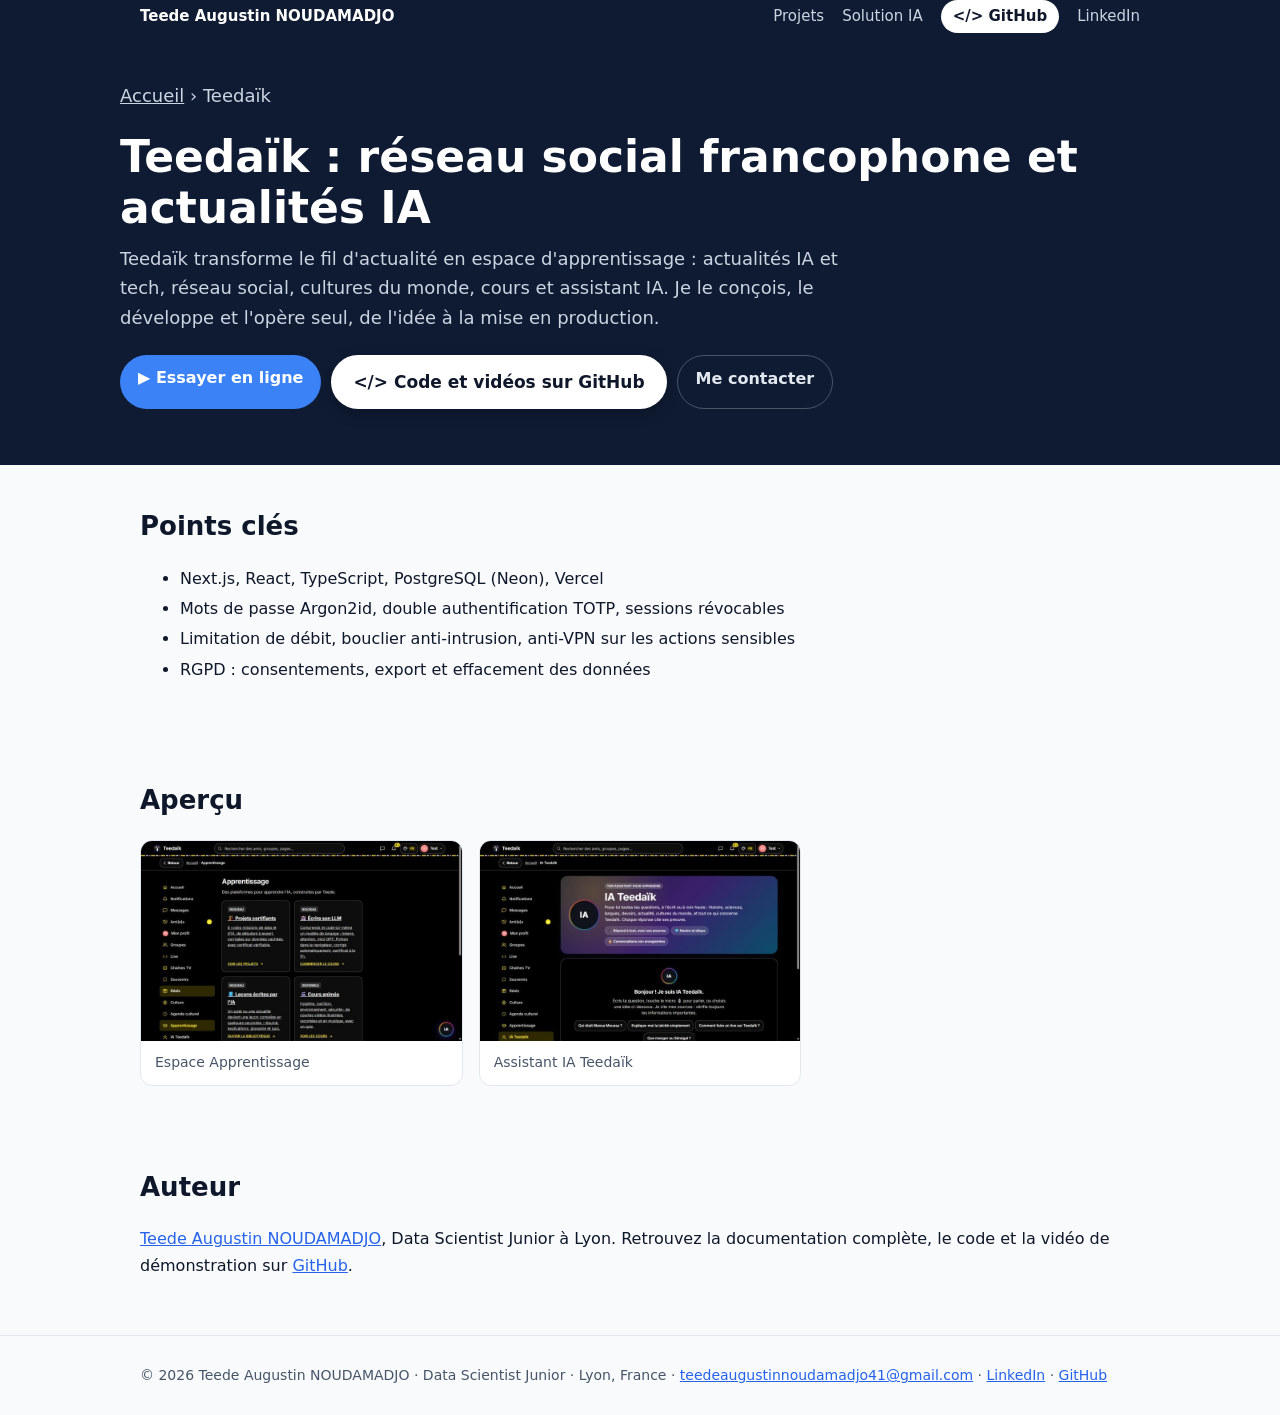
<file: teedaik/index.html>
<!doctype html>
<html lang="fr">
<head>
<meta charset="utf-8">
<meta name="viewport" content="width=device-width, initial-scale=1">
<title>Teedaïk : réseau social francophone et actualités IA | Teede Augustin NOUDAMADJO</title>
<meta name="description" content="Teedaïk est un réseau social francophone et un agrégateur d&#x27;actualités IA et tech, en production, conçu avec une sécurité de niveau professionnel (Argon2id, 2FA, RGPD).">
<meta name="keywords" content="réseau social francophone, actualités IA, Next.js, sécurité web, Teede Augustin NOUDAMADJO">
<meta name="author" content="Teede Augustin NOUDAMADJO">
<meta name="robots" content="index, follow, max-image-preview:large">
<!--GSC-->
<link rel="canonical" href="https://teede-n.github.io/teedaik/">
<link rel="icon" href="../favicon.svg" type="image/svg+xml">
<meta property="og:type" content="website">
<meta property="og:locale" content="fr_FR">
<meta property="og:site_name" content="Teede Augustin NOUDAMADJO">
<meta property="og:title" content="Teedaïk : réseau social francophone et actualités IA | Teede Augustin NOUDAMADJO">
<meta property="og:description" content="Teedaïk est un réseau social francophone et un agrégateur d&#x27;actualités IA et tech, en production, conçu avec une sécurité de niveau professionnel (Argon2id, 2FA, RGPD).">
<meta property="og:url" content="https://teede-n.github.io/teedaik/">
<meta property="og:image" content="https://teede-n.github.io/assets/img/og-teedaik.png">
<meta property="og:image:width" content="1200">
<meta property="og:image:height" content="630">
<meta name="twitter:card" content="summary_large_image">
<meta name="twitter:title" content="Teedaïk : réseau social francophone et actualités IA | Teede Augustin NOUDAMADJO">
<meta name="twitter:description" content="Teedaïk est un réseau social francophone et un agrégateur d&#x27;actualités IA et tech, en production, conçu avec une sécurité de niveau professionnel (Argon2id, 2FA, RGPD).">
<meta name="twitter:image" content="https://teede-n.github.io/assets/img/og-teedaik.png">
<link rel="stylesheet" href="../assets/style.css">
<script type="application/ld+json">{"@context": "https://schema.org", "@type": "CreativeWork", "name": "Teedaïk", "description": "Teedaïk est un réseau social francophone et un agrégateur d'actualités IA et tech, en production, conçu avec une sécurité de niveau professionnel (Argon2id, 2FA, RGPD).", "url": "https://teede-n.github.io/teedaik/", "image": "https://teede-n.github.io/assets/img/teedaik.jpg", "inLanguage": "fr-FR", "author": {"@id": "https://teede-n.github.io/#person"}, "sameAs": ["https://github.com/Teede-N/teedaik-showcase", "https://teedaik.com"]}</script><script type="application/ld+json">{"@context": "https://schema.org", "@type": "BreadcrumbList", "itemListElement": [{"@type": "ListItem", "position": 1, "name": "Accueil", "item": "https://teede-n.github.io/"}, {"@type": "ListItem", "position": 2, "name": "Teedaïk", "item": "https://teede-n.github.io/teedaik/"}]}</script><script type="application/ld+json">{"@context": "https://schema.org", "@type": "Person", "@id": "https://teede-n.github.io/#person", "name": "Teede Augustin NOUDAMADJO", "alternateName": ["Teede NOUDAMADJO", "Teede-N"], "jobTitle": "Data Scientist Junior", "url": "https://teede-n.github.io/", "image": "https://teede-n.github.io/assets/img/og-home.png", "email": "mailto:teedeaugustinnoudamadjo41@gmail.com", "address": {"@type": "PostalAddress", "addressLocality": "Lyon", "addressCountry": "FR"}, "alumniOf": [{"@type": "CollegeOrUniversity", "name": "École normale supérieure (Bénin)"}, {"@type": "CollegeOrUniversity", "name": "ESTIAM Lyon"}], "founder": [{"@type": "Organization", "name": "Teedaïk", "url": "https://teedaik.com"}, {"@type": "Organization", "name": "Solution IA", "url": "https://teede-n.github.io/solution-ia/"}], "knowsAbout": ["Data science", "Statistique", "Machine learning", "Intelligence artificielle", "Python", "SQL", "Next.js", "Sécurité des applications web", "RGPD"], "sameAs": ["https://www.linkedin.com/in/teede-noudamadjo", "https://github.com/Teede-N", "https://teedaik.com"]}</script>
</head>
<body>
<header class="top"><nav class="wrap"><a class="brand" href="../">Teede Augustin NOUDAMADJO</a><a href="../#projets">Projets</a><a href="../solution-ia/">Solution IA</a><a class="navgh" href="https://github.com/Teede-N">&lt;/&gt; GitHub</a><a href="https://www.linkedin.com/in/teede-noudamadjo">LinkedIn</a></nav><section class="hero wrap"><p class="crumb"><a href="../">Accueil</a> › Teedaïk</p><h1>Teedaïk : réseau social francophone et actualités IA</h1><p>Teedaïk transforme le fil d&#x27;actualité en espace d&#x27;apprentissage : actualités IA et tech, réseau social, cultures du monde, cours et assistant IA. Je le conçois, le développe et l&#x27;opère seul, de l&#x27;idée à la mise en production.</p><div class="btns"><a class="btn" href="https://teedaik.com">▶ Essayer en ligne</a><a class="btn gh" href="https://github.com/Teede-N/teedaik-showcase">&lt;/&gt; Code et vidéos sur GitHub</a><a class="btn alt" href="mailto:teedeaugustinnoudamadjo41@gmail.com">Me contacter</a></div></section></header>
<main class="wrap"><section><h2>Points clés</h2><ul class="points"><li>Next.js, React, TypeScript, PostgreSQL (Neon), Vercel</li><li>Mots de passe Argon2id, double authentification TOTP, sessions révocables</li><li>Limitation de débit, bouclier anti-intrusion, anti-VPN sur les actions sensibles</li><li>RGPD : consentements, export et effacement des données</li></ul></section><section><h2>Aperçu</h2><div class="gallery"><figure><img src="../assets/img/teedaik.jpg" alt="Espace Apprentissage" width="960" height="600" loading="lazy"><figcaption>Espace Apprentissage</figcaption></figure><figure><img src="../assets/img/teedaik-ia.jpg" alt="Assistant IA Teedaïk" width="960" height="600" loading="lazy"><figcaption>Assistant IA Teedaïk</figcaption></figure></div></section><section><h2>Auteur</h2><p><a href="../">Teede Augustin NOUDAMADJO</a>, Data Scientist Junior à Lyon. Retrouvez la documentation complète, le code et la vidéo de démonstration sur <a href="https://github.com/Teede-N/teedaik-showcase">GitHub</a>.</p></section></main>
<footer><div class="wrap">© 2026 Teede Augustin NOUDAMADJO · Data Scientist Junior · Lyon, France · <a href="mailto:teedeaugustinnoudamadjo41@gmail.com">teedeaugustinnoudamadjo41@gmail.com</a> · <a href="https://www.linkedin.com/in/teede-noudamadjo">LinkedIn</a> · <a href="https://github.com/Teede-N">GitHub</a></div></footer>
</body>
</html>
</file>
<file: assets/style.css>
*{box-sizing:border-box}html{-webkit-text-size-adjust:100%}
:root{--bg:#f8fafc;--card:#fff;--ink:#0f172a;--ink2:#475569;--line:#e2e8f0;--acc:#2563eb;--hero:#0f1b33}
@media (prefers-color-scheme:dark){:root{--bg:#0b1220;--card:#111a2e;--ink:#e2e8f0;--ink2:#94a3b8;--line:#1e293b;--acc:#60a5fa}}
body{margin:0;background:var(--bg);color:var(--ink);font:16px/1.65 system-ui,-apple-system,"Segoe UI",Roboto,sans-serif}
a{color:var(--acc)}img{max-width:100%;height:auto;display:block}
.wrap{max-width:1040px;margin:0 auto;padding:0 20px}
header.top{background:var(--hero);color:#fff}
nav{display:flex;flex-wrap:wrap;gap:6px 18px;align-items:center;padding:14px 0;font-size:15px}
nav a{color:#cbd5e1;text-decoration:none}nav a:hover{color:#fff}nav .brand{color:#fff;font-weight:700;margin-right:auto}
.hero{padding:48px 0 56px}.hero h1{font-size:clamp(28px,5vw,44px);line-height:1.15;margin:0 0 10px}
.chips{display:flex;flex-wrap:wrap;align-items:center;gap:8px;margin:0 0 18px}.chips span{color:#93c5fd;font-weight:600;margin-right:2px}.chips a{padding:6px 14px;border-radius:999px;border:1px solid #3b82f6;color:#fff;text-decoration:none;font-weight:600;font-size:15px;background:rgba(59,130,246,.15)}.chips a:hover{background:#3b82f6}
.hero p{color:#cbd5e1;max-width:720px;margin:0 0 22px;font-size:18px}
.btns{display:flex;flex-wrap:wrap;gap:10px}.btn{display:inline-block;padding:10px 18px;border-radius:999px;background:#3b82f6;color:#fff;text-decoration:none;font-weight:600}
.btn.alt{background:transparent;border:1px solid #475569;color:#e2e8f0}
.btn.gh{background:#fff;color:#0f172a;border:2px solid #fff;font-size:17px;padding:11px 20px;box-shadow:0 4px 14px rgba(0,0,0,.25)}.btn.gh:hover{background:#dbeafe}.btn.gh small{font-weight:500;color:#475569;margin-left:6px}
nav a.navgh{background:#fff;color:#0f172a!important;padding:4px 12px;border-radius:999px;font-weight:700}
.card .links{display:flex;flex-wrap:wrap;gap:14px}.card a.ghlink{font-weight:700;color:#0f172a;text-decoration:none;border:1px solid var(--line);padding:4px 12px;border-radius:999px}.card a.ghlink:hover{border-color:var(--acc);color:var(--acc)}
main section{padding:40px 0}h2{font-size:26px;margin:0 0 18px}
.grid{display:grid;grid-template-columns:repeat(auto-fill,minmax(280px,1fr));gap:18px}
.card{background:var(--card);border:1px solid var(--line);border-radius:14px;overflow:hidden;display:flex;flex-direction:column}
.card .body{padding:16px 18px 18px}.card h3{margin:0 0 6px;font-size:19px}.card p{margin:0 0 10px;color:var(--ink2);font-size:15px}
.card a.more{font-weight:600;text-decoration:none}
.tags{display:flex;flex-wrap:wrap;gap:6px;padding:0;margin:0;list-style:none}.tags li{border:1px solid var(--line);border-radius:999px;padding:3px 10px;font-size:13px;color:var(--ink2)}
ul.points li{margin:4px 0}
.gallery{display:grid;grid-template-columns:repeat(auto-fill,minmax(300px,1fr));gap:16px}
figure{margin:0;background:var(--card);border:1px solid var(--line);border-radius:12px;overflow:hidden}figcaption{padding:10px 14px;font-size:14px;color:var(--ink2)}
footer{border-top:1px solid var(--line);padding:28px 0;color:var(--ink2);font-size:14px}
.crumb{font-size:14px;color:#94a3b8;margin:0 0 10px}.crumb a{color:#cbd5e1}
</file>
